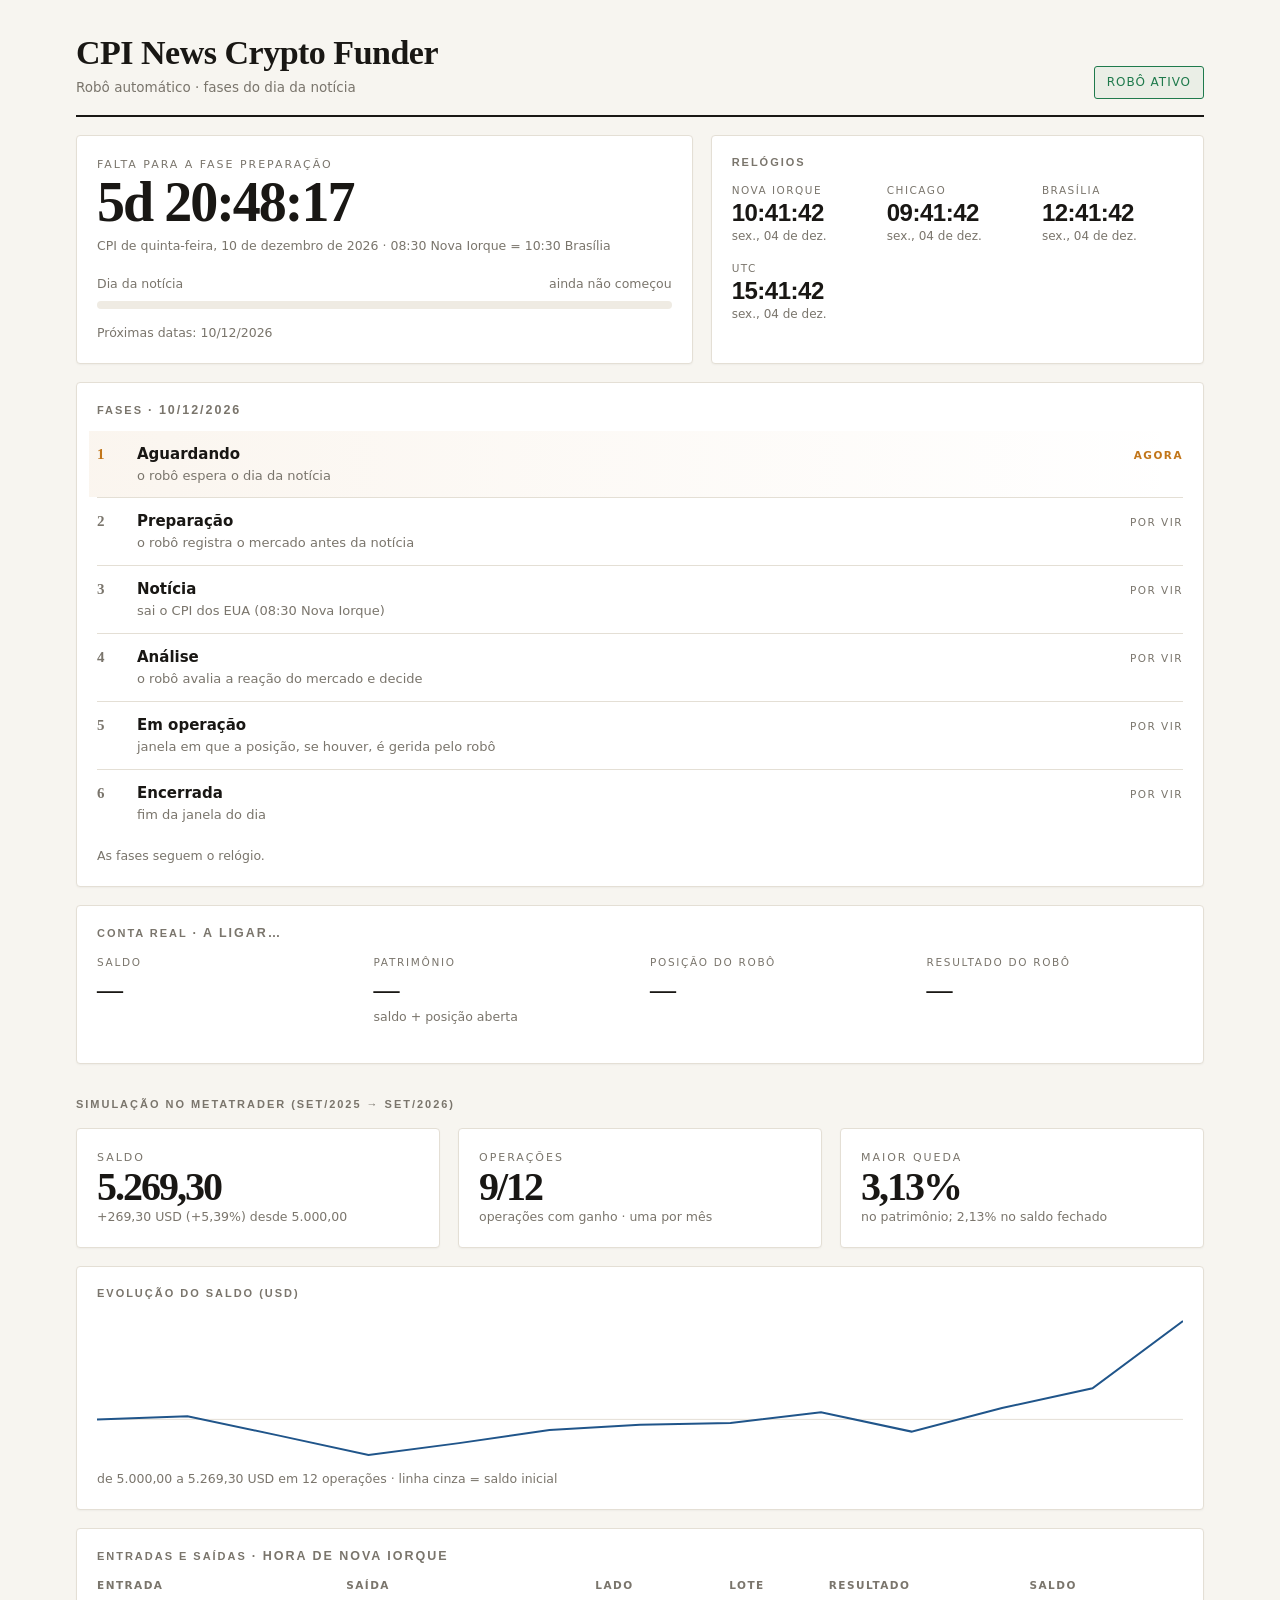
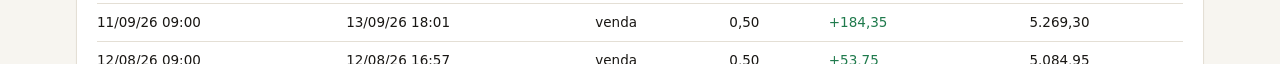
<file: index.html>
<!doctype html><html lang="pt"><head><meta charset="utf-8"><title>Robôs</title>
<meta http-equiv="refresh" content="0; url=cpi-news/"></head>
<body style="background:#F7F5F0"><a href="cpi-news/">CPI News</a></body></html>
</file>
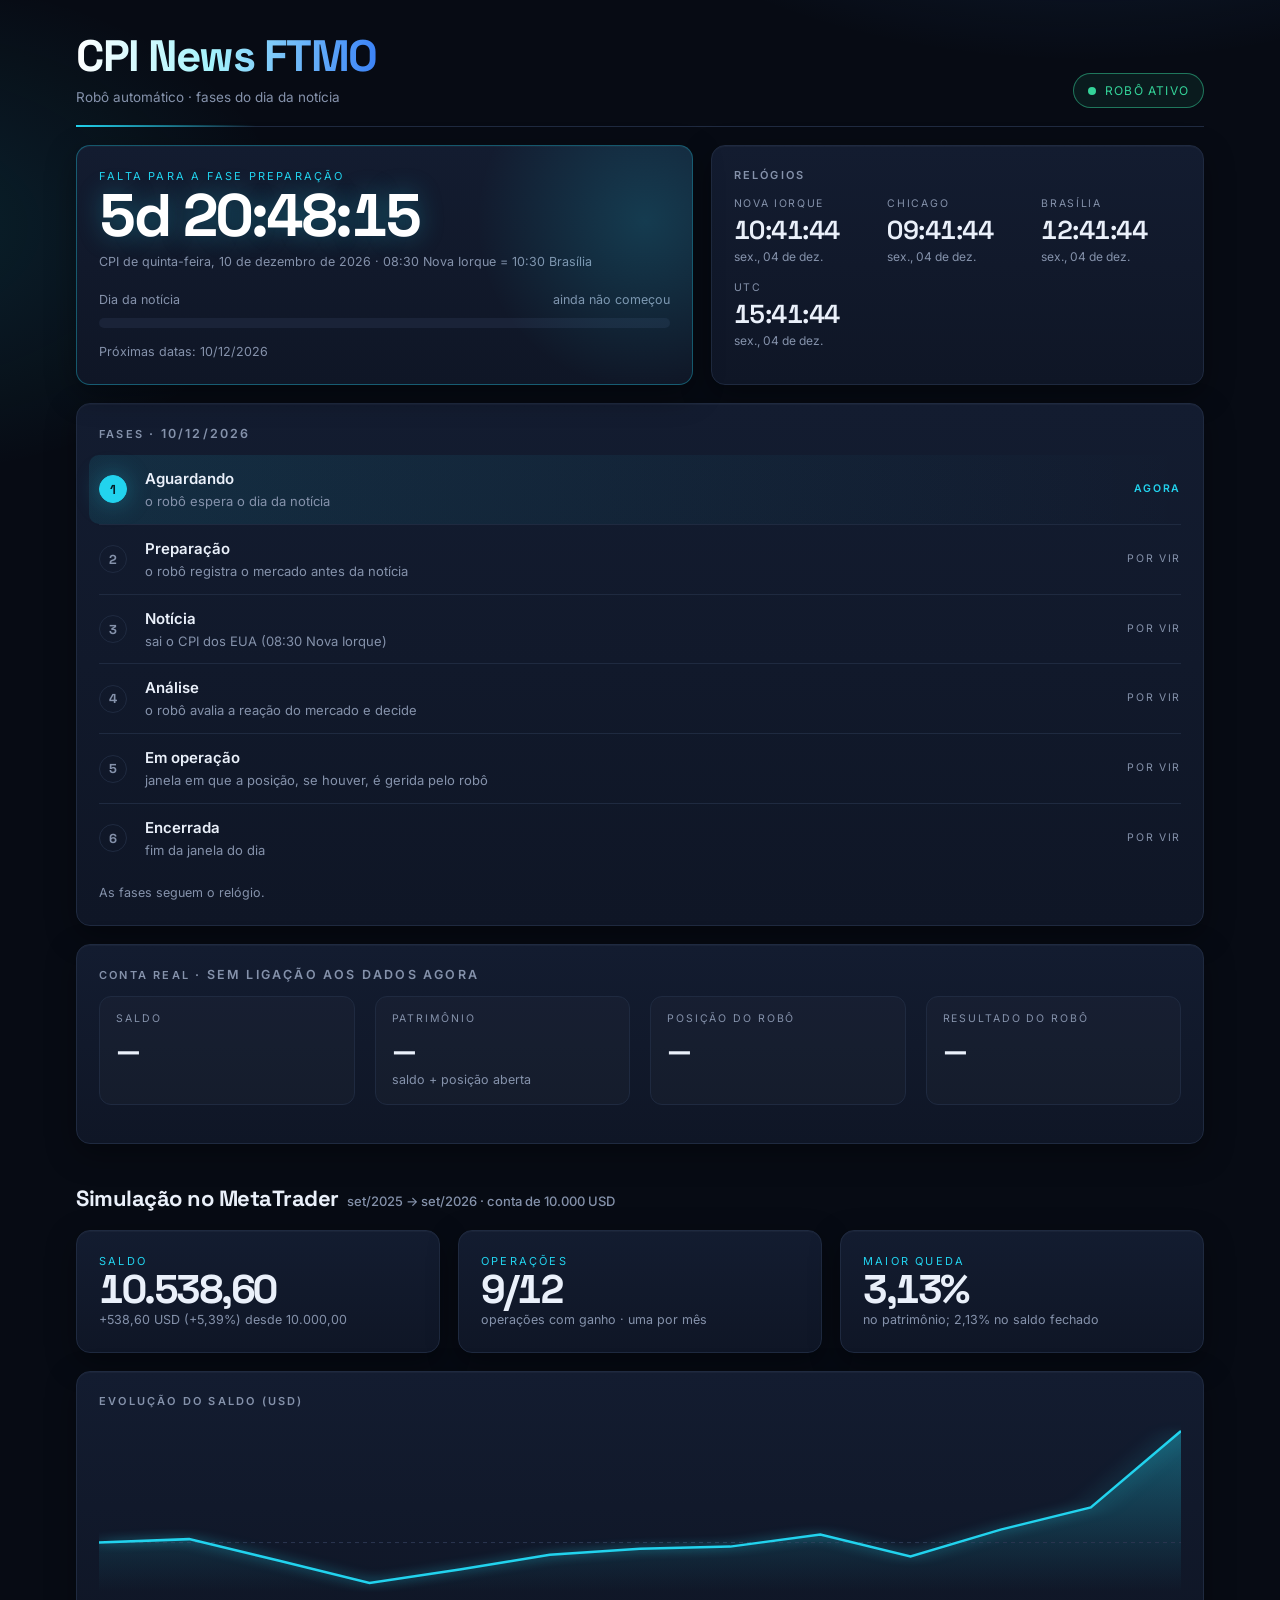
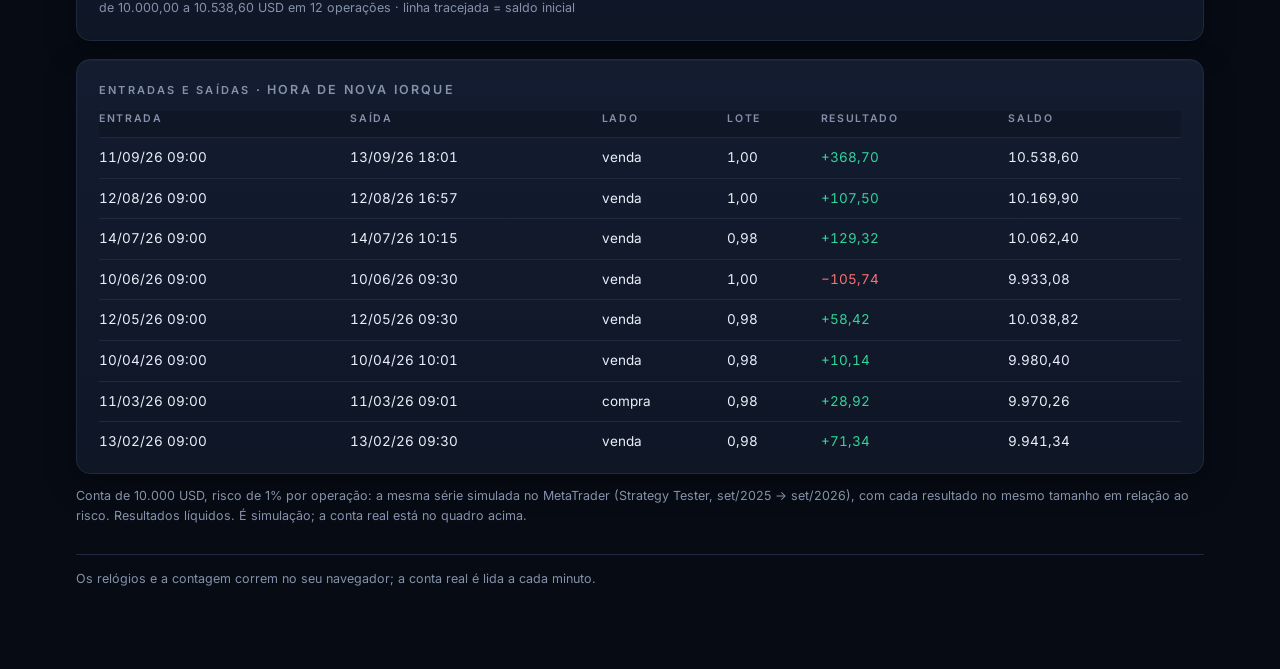
<file: cpi-news-ftmo/index.html>
<!doctype html>
<html lang="pt">
<head>
<meta charset="utf-8">
<meta name="viewport" content="width=device-width, initial-scale=1">
<meta name="theme-color" content="#070B14">
<title>CPI News FTMO</title>
<link rel="preconnect" href="https://fonts.googleapis.com">
<link href="https://fonts.googleapis.com/css2?family=Space+Grotesk:wght@500;600;700&family=Inter:wght@400;500;600&display=swap" rel="stylesheet">
<link rel="stylesheet" href="estilo.css">
</head>
<body>
<div class="env">

  <div class="cab">
    <div>
      <h1>CPI News FTMO</h1>
      <div class="sub">Robô automático · fases do dia da notícia</div>
    </div>
    <div class="selo-saude">Robô ativo</div>
  </div>

  <div class="gr g2">
    <div class="cx heroi">
      <div class="rot" id="conta-rot">—</div>
      <div class="conta-n" id="conta">—</div>
      <div class="sub" id="conta-quando" style="margin-top:6px"></div>
      <div style="margin-top:18px">
        <div style="display:flex;justify-content:space-between" class="sub">
          <span>Dia da notícia</span><span id="barra-lado"></span></div>
        <div class="barra o"><i id="barra-dia" style="width:0%"></i></div>
      </div>
      <div class="sub" style="margin-top:14px" id="proximos"></div>
    </div>
    <div class="cx">
      <h2>Relógios</h2>
      <div class="rel" id="relogios"></div>
    </div>
  </div>

  <div class="gr">
    <div class="cx larga">
      <h2>Fases <span class="sub" id="etapas-dia"></span></h2>
      <div id="etapas"></div>
      <div class="sub" style="margin-top:10px">As fases seguem o relógio.</div>
    </div>
  </div>

  <div class="gr">
    <div class="cx larga">
      <h2>Conta real <span class="sub" id="r-estado">· a ligar…</span></h2>
      <div class="dinh">
        <div><div class="k">Saldo</div><div class="n" id="r-saldo">—</div><div class="u" id="r-saldo-u"></div></div>
        <div><div class="k">Patrimônio</div><div class="n" id="r-patr">—</div><div class="u">saldo + posição aberta</div></div>
        <div><div class="k">Posição do robô</div><div class="n" id="r-pos">—</div><div class="u" id="r-pos-u"></div></div>
        <div><div class="k">Resultado do robô</div><div class="n" id="r-acum">—</div><div class="u" id="r-acum-u"></div></div>
      </div>
      <div class="rolo" style="margin-top:16px"><table id="r-ops"></table></div>
    </div>
  </div>

  <div class="secao">Simulação no MetaTrader<span>set/2025 → set/2026 · conta de 10.000 USD</span></div>

  <div class="gr g3">
    <div class="cx"><div class="rot">Saldo</div><div class="conta-n" id="c-saldo" style="font-size:40px">—</div><div class="sub" id="c-saldo-o"></div></div>
    <div class="cx"><div class="rot">Operações</div><div class="conta-n" id="c-ops" style="font-size:40px">—</div><div class="sub" id="c-ops-o"></div></div>
    <div class="cx"><div class="rot">Maior queda</div><div class="conta-n" id="c-dd" style="font-size:40px">—</div><div class="sub" id="c-dd-o"></div></div>
  </div>

  <div class="gr">
    <div class="cx larga">
      <h2>Evolução do saldo (USD)</h2>
      <svg class="graf" id="graf" viewBox="0 0 300 150" preserveAspectRatio="none"></svg>
      <div class="sub" id="graf-nota" style="margin-top:6px"></div>
    </div>
    <div class="cx larga">
      <h2>Entradas e saídas <span class="sub">· hora de Nova Iorque</span></h2>
      <div class="rolo"><table id="ops"></table></div>
    </div>
  </div>

  <div class="sub" style="margin-top:12px">Conta de 10.000 USD, risco de 1% por operação: a mesma série simulada no MetaTrader (Strategy Tester, set/2025 → set/2026), com cada resultado no mesmo tamanho em relação ao risco. Resultados líquidos. É simulação; a conta real está no quadro acima.</div>

  <div class="rodape">Os relógios e a contagem correm no seu navegador; a conta real é lida a cada minuto.</div>
</div>

<script src="conta.js"></script>
<script>
const el = id => document.getElementById(id);
const NY = 'America/New_York';
const DIAS = ['2026-10-14', '2026-11-10', '2026-12-10'];
const dataBR = s => s.slice(8,10)+'/'+s.slice(5,7)+'/'+s.slice(0,4);

function nyMs(dia, hh, mm){
  const [y,m,d] = dia.split('-').map(Number);
  let t = Date.UTC(y, m-1, d, hh, mm);
  for (let i=0;i<2;i++){
    const p = Object.fromEntries(new Intl.DateTimeFormat('en-US',{timeZone:NY,hourCycle:'h23',
      year:'numeric',month:'2-digit',day:'2-digit',hour:'2-digit',minute:'2-digit'}).formatToParts(new Date(t))
      .map(x=>[x.type,x.value]));
    t += Date.UTC(y, m-1, d, hh, mm) - Date.UTC(+p.year, +p.month-1, +p.day, +p.hour, +p.minute);
  }
  return t;
}
const sexta = dia => new Date(dia+'T12:00:00Z').getUTCDay() === 5;
function marcos(dia){
  const nt = nyMs(dia,8,30), min = 60e3;
  return {ini:nt-60*min, nt, an:nt+30*min, op:nt+45*min, fim: sexta(dia) ? nyMs(dia,16,50) : nyMs(dia,21,0)};
}
function dur(ms){
  let s = Math.max(0, Math.floor(ms/1000));
  const d=Math.floor(s/86400), h=Math.floor(s%86400/3600), m=Math.floor(s%3600/60), x=s%60;
  const p=n=>String(n).padStart(2,'0');
  return d>0 ? `${d}d ${p(h)}:${p(m)}:${p(x)}` : `${p(h)}:${p(m)}:${p(x)}`;
}
const fmt = (ms, fuso, opt) => new Intl.DateTimeFormat('pt-BR',Object.assign({timeZone:fuso},opt)).format(new Date(ms));

const RELOGIOS = [['Nova Iorque',NY],['Chicago','America/Chicago'],['Brasília','America/Sao_Paulo'],['UTC','UTC']];
function pintaRelogios(agora){
  el('relogios').innerHTML = RELOGIOS.map(([nome,f]) =>
    `<div><div class="c">${nome}</div><div class="h">${fmt(agora,f,{hour:'2-digit',minute:'2-digit',second:'2-digit',hour12:false})}</div>`
    + `<div class="d">${fmt(agora,f,{weekday:'short',day:'2-digit',month:'short'})}</div></div>`).join('');
}

function pinta(){
  const agora = Date.now();
  pintaRelogios(agora);
  const dia = DIAS.find(d => marcos(d).fim > agora);
  if (!dia){
    el('conta-rot').textContent = 'Sem notícia marcada'; el('conta').textContent = '—';
    el('conta-quando').textContent = 'O calendário de 2027 ainda não foi publicado.';
    el('etapas').innerHTML = ''; return;
  }
  const M = marcos(dia);
  const F = [
    ['Aguardando', 'o robô espera o dia da notícia', null, M.ini],
    ['Preparação', 'o robô registra o mercado antes da notícia', M.ini, M.nt],
    ['Notícia', 'sai o CPI dos EUA (08:30 Nova Iorque)', M.nt, M.an],
    ['Análise', 'o robô avalia a reação do mercado e decide', M.an, M.op],
    ['Em operação', 'janela em que a posição, se houver, é gerida pelo robô', M.op, M.fim],
    ['Encerrada', 'fim da janela do dia', M.fim, null],
  ];
  const i = F.findIndex(([, , ini, fim]) => (ini===null || agora >= ini) && (fim===null || agora < fim));
  const prox = F[i+1];
  el('conta-rot').textContent = prox ? 'Falta para a fase ' + prox[0] : 'Dia encerrado';
  el('conta').textContent = prox ? dur(prox[2] - agora) : '—';
  el('conta-quando').textContent = 'CPI de ' + fmt(nyMs(dia,12,0), NY, {weekday:'long',day:'2-digit',month:'long',year:'numeric'})
    + ' · 08:30 Nova Iorque = ' + fmt(M.nt,'America/Sao_Paulo',{hour:'2-digit',minute:'2-digit'}) + ' Brasília';
  const pct = Math.min(100, Math.max(0, (agora - M.ini)/(M.fim - M.ini)*100));
  el('barra-dia').style.width = pct + '%';
  el('barra-lado').textContent = pct>0 ? Math.round(pct)+'%' : 'ainda não começou';
  el('proximos').textContent = 'Próximas datas: ' + DIAS.filter(d => marcos(d).fim > agora).map(dataBR).join(' · ');
  el('etapas-dia').textContent = '· ' + dataBR(dia);
  el('etapas').innerHTML = F.map(([n,det],k) => {
    const cls = k<i ? 'et-feito' : k===i ? 'et-agora' : '';
    const selo = k<i ? 'feito' : k===i ? 'agora' : 'por vir';
    return `<div class="etapa ${cls}"><div class="nu">${k+1}</div><div><div class="nome">${n}</div><div class="det">${det}</div></div><div class="selo">${selo}</div></div>`;
  }).join('');
}

// ------------------------------------------------ conta
(function(){
  const C = CONTA, O = C.ops, fim = O[O.length-1].saldo, luc = fim - C.inicial;
  const n2 = v => (+v).toLocaleString('pt-BR',{minimumFractionDigits:2,maximumFractionDigits:2});
  const sg = v => (v>0?'+':v<0?'−':'') + n2(Math.abs(v));
  const cls = v => v>0 ? 'pos' : v<0 ? 'neg' : '';
  const br = s => s.slice(8,10)+'/'+s.slice(5,7)+'/'+s.slice(2,4);
  const ganhas = O.filter(o => o.usd > 0).length;
  el('c-saldo').textContent = n2(fim);
  el('c-saldo-o').textContent = `${sg(luc)} USD (${sg(luc/C.inicial*100)}%) desde ${n2(C.inicial)}`;
  el('c-ops').textContent = `${ganhas}/${O.length}`;
  el('c-ops-o').textContent = `operações com ganho · uma por mês`;
  el('c-dd').textContent = n2(C.dd_patrimonio).replace(/,?0+$/,'') + '%';
  el('c-dd-o').textContent = `no patrimônio; ${n2(C.dd_saldo)}% no saldo fechado`;

  const pts = [C.inicial].concat(O.map(o => o.saldo));
  const mn = Math.min(...pts), mx = Math.max(...pts), W=300, H=150, pad=8;
  const x = i => i/(pts.length-1)*W, y = v => H-pad - (v-mn)/(mx-mn||1)*(H-2*pad);
  const linha = pts.map((v,i)=>x(i)+','+y(v)).join(' ');
  el('graf').innerHTML = `<defs><linearGradient id="ar" x1="0" y1="0" x2="0" y2="1"><stop offset="0" stop-color="#22D3EE" stop-opacity=".35"/><stop offset="1" stop-color="#22D3EE" stop-opacity="0"/></linearGradient></defs>`
    + `<polygon fill="url(#ar)" points="0,${H} ${linha} ${W},${H}"/>`
    + `<line x1="0" x2="${W}" y1="${y(C.inicial)}" y2="${y(C.inicial)}" stroke="#2A3650" stroke-width="1" stroke-dasharray="4 4" vector-effect="non-scaling-stroke"/>`
    + `<polyline fill="none" stroke="#22D3EE" stroke-width="2.5" vector-effect="non-scaling-stroke" style="filter:drop-shadow(0 0 4px rgba(34,211,238,.7))" points="${linha}"/>`;
  el('graf-nota').textContent = `de ${n2(C.inicial)} a ${n2(fim)} USD em ${O.length} operações · linha tracejada = saldo inicial`;

  el('ops').innerHTML = '<tr><th>Entrada</th><th>Saída</th><th>Lado</th><th>Lote</th><th>Resultado</th><th>Saldo</th></tr>'
    + O.slice().reverse().map(o => `<tr><td>${br(o.ent)} ${o.ent.slice(11)}</td><td>${br(o.sai)} ${o.sai.slice(11)}</td><td>${o.lado}</td>`
      + `<td>${n2(o.lote)}</td><td class="${cls(o.usd)}">${sg(o.usd)}</td><td>${n2(o.saldo)}</td></tr>`).join('')
    + '<tr><td colspan="6" class="sub" style="white-space:normal">11/09/2026: na simulação a posição ficou aberta no fim de semana e o ganho saiu maior do que o normal. A versão atual do robô fecha antes do fim de semana.</td></tr>';
})();

// ------------------------------------------------ conta real (vigia na VPS -> MySQL -> Railway)
const URL_CONTA = 'https://dados-cpi-conta-production.up.railway.app/conta-ftmo.json';
async function contaReal(){
  const n2 = v => (+v).toLocaleString('pt-BR',{minimumFractionDigits:2,maximumFractionDigits:2});
  const sg = v => (v>0?'+':v<0?'−':'') + n2(Math.abs(v));
  const cls = v => v>0 ? 'pos' : v<0 ? 'neg' : '';
  const br = s => s.slice(8,10)+'/'+s.slice(5,7)+'/'+s.slice(2,4)+' '+s.slice(11);
  let d;
  try { d = await (await fetch(URL_CONTA, {cache:'no-store'})).json(); }
  catch(e){ el('r-estado').textContent = '· sem ligação aos dados agora'; return; }
  if (d.erro){ el('r-estado').textContent = '· aguardando o primeiro sinal do vigia'; return; }
  const idade = (Date.now() - Date.parse(d.atualizado_utc))/60000;
  el('r-estado').textContent = idade < 10
    ? `· ao vivo, atualizado há ${Math.max(0,Math.round(idade))} min`
    : `· vigia sem sinal desde ${fmt(Date.parse(d.atualizado_utc),'America/Sao_Paulo',{day:'2-digit',month:'2-digit',hour:'2-digit',minute:'2-digit'})} (Brasília)`;
  el('r-saldo').textContent = n2(d.saldo); el('r-saldo-u').textContent = d.moeda + ' · a conta inteira';
  el('r-patr').textContent = n2(d.patrimonio);
  if (d.aberta){
    el('r-pos').innerHTML = `<span class="${cls(d.aberta.usd)}">${sg(d.aberta.usd)}</span>`;
    el('r-pos-u').textContent = `${d.aberta.lado} ${n2(d.aberta.lote)} lote desde ${d.aberta.ent.slice(11)} NY`;
  } else { el('r-pos').textContent = 'nenhuma'; el('r-pos-u').textContent = 'fora do dia da notícia, é o normal'; }
  const acum = d.ops.reduce((a,o)=>a+o.usd,0), g = d.ops.filter(o=>o.usd>0).length;
  el('r-acum').innerHTML = d.ops.length ? `<span class="${cls(acum)}">${sg(acum)}</span>` : '—';
  el('r-acum-u').textContent = d.ops.length ? `${g} de ${d.ops.length} com ganho, desde 09/11/2026` : 'ainda sem operação fechada';
  el('r-ops').innerHTML = d.ops.length
    ? '<tr><th>Entrada (NY)</th><th>Saída (NY)</th><th>Lado</th><th>Lote</th><th>Resultado</th></tr>'
      + d.ops.slice().reverse().map(o => `<tr><td>${br(o.ent)}</td><td>${br(o.sai)}</td><td>${o.lado}</td><td>${n2(o.lote)}</td><td class="${cls(o.usd)}">${sg(o.usd)}</td></tr>`).join('')
    : '';
}
contaReal(); setInterval(contaReal, 60000);
pinta(); setInterval(pinta, 1000);
</script>
</body>
</html>
</file>
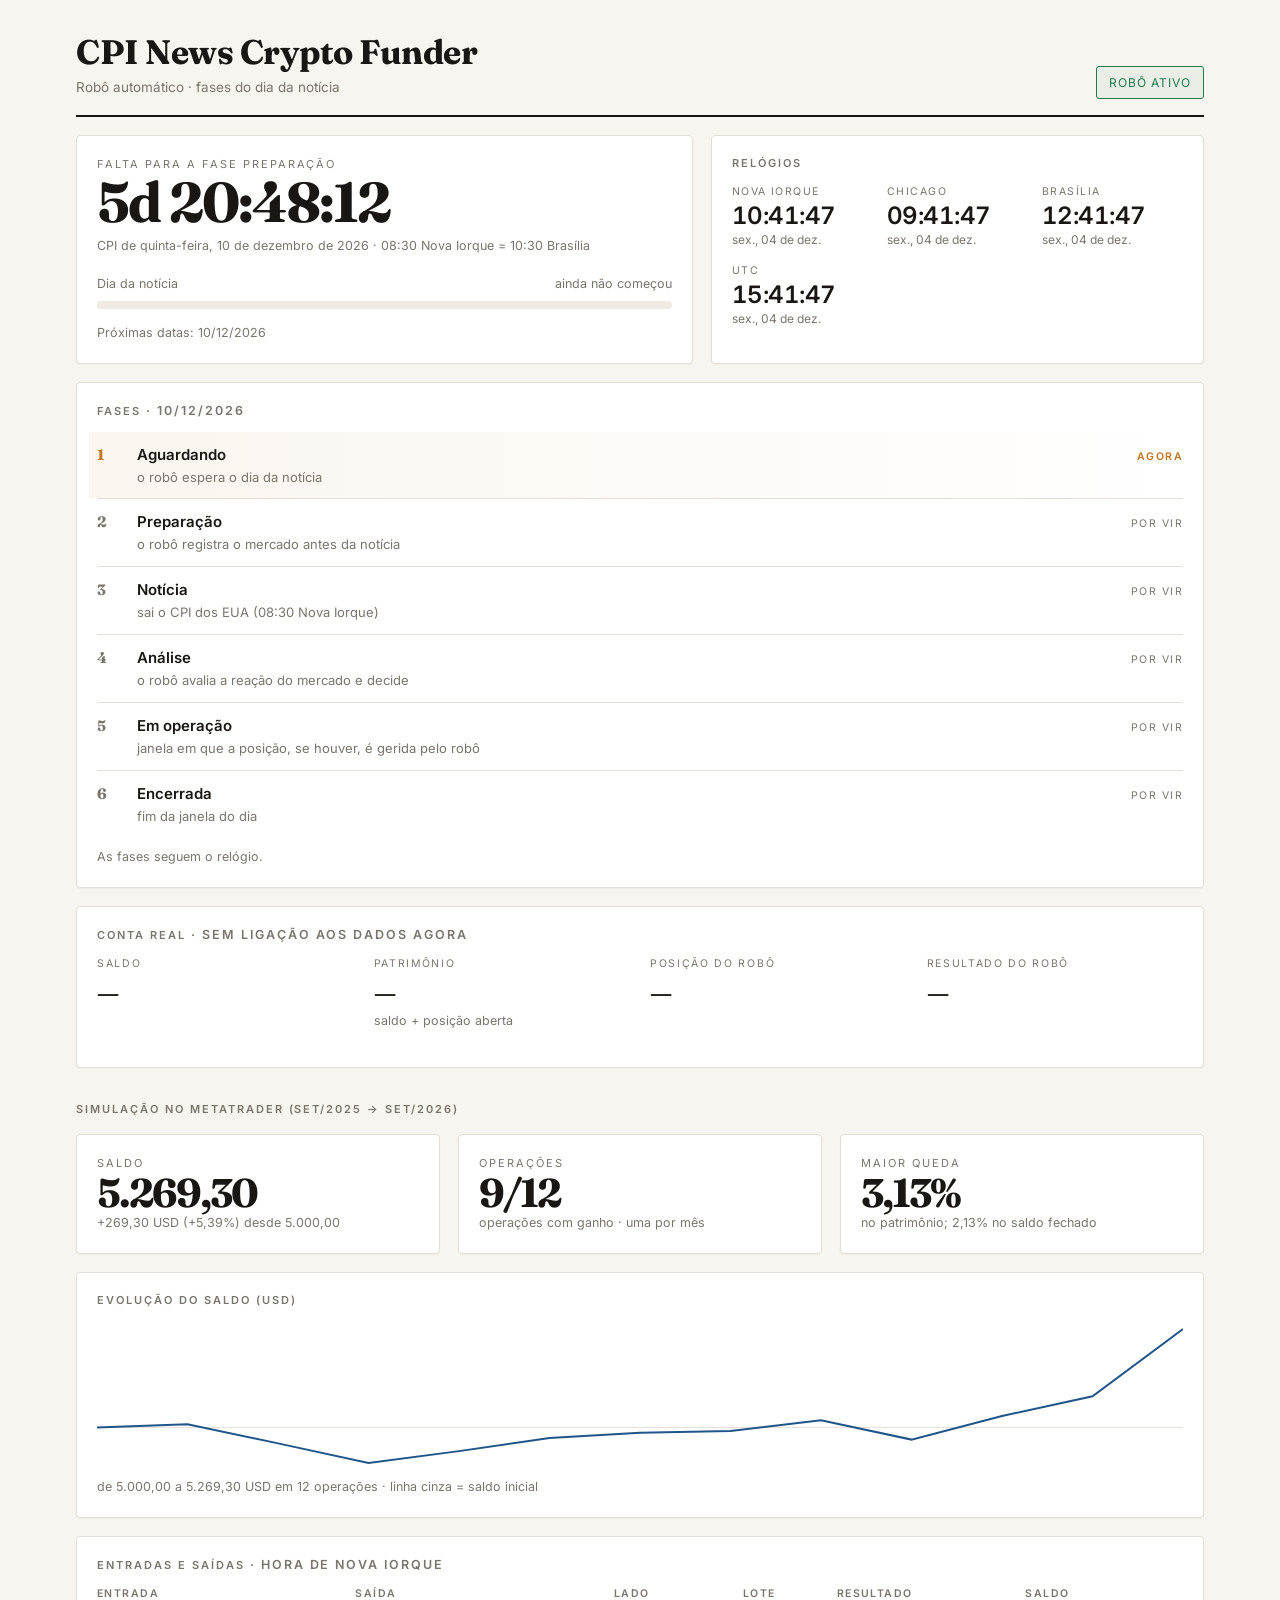
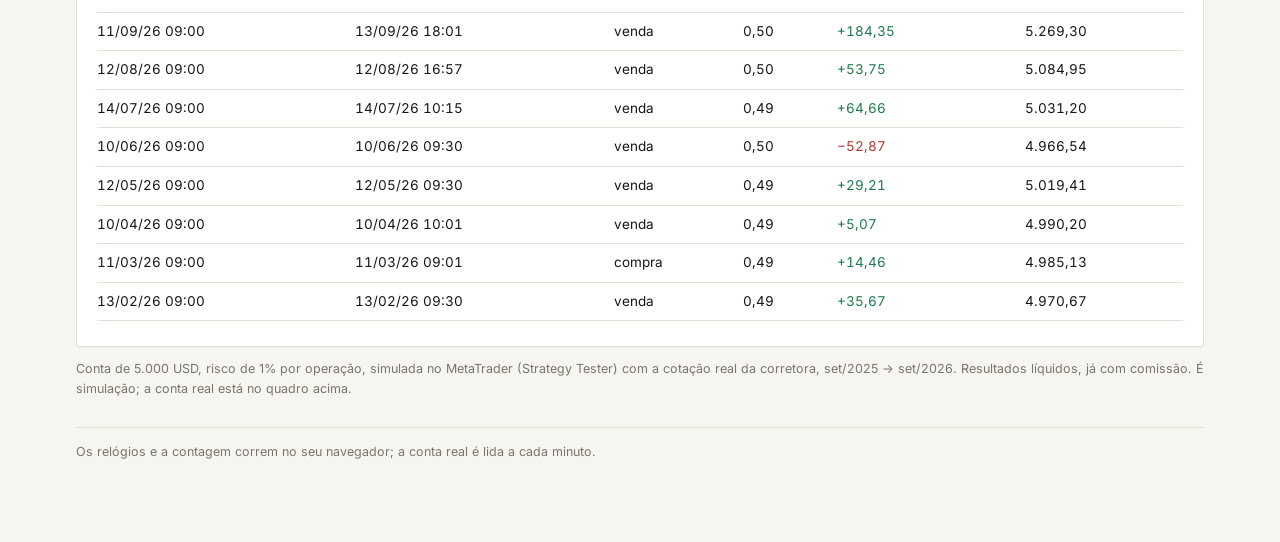
<file: cpi-news/index.html>
<!doctype html>
<html lang="pt">
<head>
<meta charset="utf-8">
<meta name="viewport" content="width=device-width, initial-scale=1">
<title>CPI News Crypto Funder</title>
<link rel="preconnect" href="https://fonts.googleapis.com">
<link href="https://fonts.googleapis.com/css2?family=Fraunces:opsz,wght@9..144,600;9..144,700&family=Inter:wght@400;500;600&display=swap" rel="stylesheet">
<link rel="stylesheet" href="estilo.css">
</head>
<body>
<div class="env">

  <div class="cab">
    <div>
      <h1>CPI News Crypto Funder</h1>
      <div class="sub">Robô automático · fases do dia da notícia</div>
    </div>
    <div class="selo-saude">Robô ativo</div>
  </div>

  <div class="gr g2">
    <div class="cx">
      <div class="rot" id="conta-rot">—</div>
      <div class="conta-n" id="conta">—</div>
      <div class="sub" id="conta-quando" style="margin-top:6px"></div>
      <div style="margin-top:18px">
        <div style="display:flex;justify-content:space-between" class="sub">
          <span>Dia da notícia</span><span id="barra-lado"></span></div>
        <div class="barra o"><i id="barra-dia" style="width:0%"></i></div>
      </div>
      <div class="sub" style="margin-top:14px" id="proximos"></div>
    </div>
    <div class="cx">
      <h2>Relógios</h2>
      <div class="rel" id="relogios"></div>
    </div>
  </div>

  <div class="gr">
    <div class="cx larga">
      <h2>Fases <span class="sub" id="etapas-dia"></span></h2>
      <div id="etapas"></div>
      <div class="sub" style="margin-top:10px">As fases seguem o relógio.</div>
    </div>
  </div>

  <div class="gr">
    <div class="cx larga">
      <h2>Conta real <span class="sub" id="r-estado">· a ligar…</span></h2>
      <div class="dinh">
        <div><div class="k">Saldo</div><div class="n" id="r-saldo">—</div><div class="u" id="r-saldo-u"></div></div>
        <div><div class="k">Patrimônio</div><div class="n" id="r-patr">—</div><div class="u">saldo + posição aberta</div></div>
        <div><div class="k">Posição do robô</div><div class="n" id="r-pos">—</div><div class="u" id="r-pos-u"></div></div>
        <div><div class="k">Resultado do robô</div><div class="n" id="r-acum">—</div><div class="u" id="r-acum-u"></div></div>
      </div>
      <div class="rolo" style="margin-top:16px"><table id="r-ops"></table></div>
    </div>
  </div>

  <h2 style="margin:34px 0 0">Simulação no MetaTrader (set/2025 → set/2026)</h2>

  <div class="gr g3">
    <div class="cx"><div class="rot">Saldo</div><div class="conta-n" id="c-saldo" style="font-size:40px">—</div><div class="sub" id="c-saldo-o"></div></div>
    <div class="cx"><div class="rot">Operações</div><div class="conta-n" id="c-ops" style="font-size:40px">—</div><div class="sub" id="c-ops-o"></div></div>
    <div class="cx"><div class="rot">Maior queda</div><div class="conta-n" id="c-dd" style="font-size:40px">—</div><div class="sub" id="c-dd-o"></div></div>
  </div>

  <div class="gr">
    <div class="cx larga">
      <h2>Evolução do saldo (USD)</h2>
      <svg class="graf" id="graf" viewBox="0 0 300 150" preserveAspectRatio="none"></svg>
      <div class="sub" id="graf-nota" style="margin-top:6px"></div>
    </div>
    <div class="cx larga">
      <h2>Entradas e saídas <span class="sub">· hora de Nova Iorque</span></h2>
      <div class="rolo"><table id="ops"></table></div>
    </div>
  </div>

  <div class="sub" style="margin-top:12px">Conta de 5.000 USD, risco de 1% por operação, simulada no MetaTrader (Strategy Tester) com a cotação real da corretora, set/2025 → set/2026. Resultados líquidos, já com comissão. É simulação; a conta real está no quadro acima.</div>

  <div class="rodape">Os relógios e a contagem correm no seu navegador; a conta real é lida a cada minuto.</div>
</div>

<script src="conta.js"></script>
<script>
const el = id => document.getElementById(id);
const NY = 'America/New_York';
const DIAS = ['2026-10-14', '2026-11-10', '2026-12-10'];
const dataBR = s => s.slice(8,10)+'/'+s.slice(5,7)+'/'+s.slice(0,4);

function nyMs(dia, hh, mm){
  const [y,m,d] = dia.split('-').map(Number);
  let t = Date.UTC(y, m-1, d, hh, mm);
  for (let i=0;i<2;i++){
    const p = Object.fromEntries(new Intl.DateTimeFormat('en-US',{timeZone:NY,hourCycle:'h23',
      year:'numeric',month:'2-digit',day:'2-digit',hour:'2-digit',minute:'2-digit'}).formatToParts(new Date(t))
      .map(x=>[x.type,x.value]));
    t += Date.UTC(y, m-1, d, hh, mm) - Date.UTC(+p.year, +p.month-1, +p.day, +p.hour, +p.minute);
  }
  return t;
}
const sexta = dia => new Date(dia+'T12:00:00Z').getUTCDay() === 5;
function marcos(dia){
  const nt = nyMs(dia,8,30), min = 60e3;
  return {ini:nt-60*min, nt, an:nt+30*min, op:nt+45*min, fim: sexta(dia) ? nyMs(dia,16,50) : nyMs(dia,21,0)};
}
function dur(ms){
  let s = Math.max(0, Math.floor(ms/1000));
  const d=Math.floor(s/86400), h=Math.floor(s%86400/3600), m=Math.floor(s%3600/60), x=s%60;
  const p=n=>String(n).padStart(2,'0');
  return d>0 ? `${d}d ${p(h)}:${p(m)}:${p(x)}` : `${p(h)}:${p(m)}:${p(x)}`;
}
const fmt = (ms, fuso, opt) => new Intl.DateTimeFormat('pt-BR',Object.assign({timeZone:fuso},opt)).format(new Date(ms));

const RELOGIOS = [['Nova Iorque',NY],['Chicago','America/Chicago'],['Brasília','America/Sao_Paulo'],['UTC','UTC']];
function pintaRelogios(agora){
  el('relogios').innerHTML = RELOGIOS.map(([nome,f]) =>
    `<div><div class="c">${nome}</div><div class="h">${fmt(agora,f,{hour:'2-digit',minute:'2-digit',second:'2-digit',hour12:false})}</div>`
    + `<div class="d">${fmt(agora,f,{weekday:'short',day:'2-digit',month:'short'})}</div></div>`).join('');
}

function pinta(){
  const agora = Date.now();
  pintaRelogios(agora);
  const dia = DIAS.find(d => marcos(d).fim > agora);
  if (!dia){
    el('conta-rot').textContent = 'Sem notícia marcada'; el('conta').textContent = '—';
    el('conta-quando').textContent = 'O calendário de 2027 ainda não foi publicado.';
    el('etapas').innerHTML = ''; return;
  }
  const M = marcos(dia);
  const F = [
    ['Aguardando', 'o robô espera o dia da notícia', null, M.ini],
    ['Preparação', 'o robô registra o mercado antes da notícia', M.ini, M.nt],
    ['Notícia', 'sai o CPI dos EUA (08:30 Nova Iorque)', M.nt, M.an],
    ['Análise', 'o robô avalia a reação do mercado e decide', M.an, M.op],
    ['Em operação', 'janela em que a posição, se houver, é gerida pelo robô', M.op, M.fim],
    ['Encerrada', 'fim da janela do dia', M.fim, null],
  ];
  const i = F.findIndex(([, , ini, fim]) => (ini===null || agora >= ini) && (fim===null || agora < fim));
  const prox = F[i+1];
  el('conta-rot').textContent = prox ? 'Falta para a fase ' + prox[0] : 'Dia encerrado';
  el('conta').textContent = prox ? dur(prox[2] - agora) : '—';
  el('conta-quando').textContent = 'CPI de ' + fmt(nyMs(dia,12,0), NY, {weekday:'long',day:'2-digit',month:'long',year:'numeric'})
    + ' · 08:30 Nova Iorque = ' + fmt(M.nt,'America/Sao_Paulo',{hour:'2-digit',minute:'2-digit'}) + ' Brasília';
  const pct = Math.min(100, Math.max(0, (agora - M.ini)/(M.fim - M.ini)*100));
  el('barra-dia').style.width = pct + '%';
  el('barra-lado').textContent = pct>0 ? Math.round(pct)+'%' : 'ainda não começou';
  el('proximos').textContent = 'Próximas datas: ' + DIAS.filter(d => marcos(d).fim > agora).map(dataBR).join(' · ');
  el('etapas-dia').textContent = '· ' + dataBR(dia);
  el('etapas').innerHTML = F.map(([n,det],k) => {
    const cls = k<i ? 'et-feito' : k===i ? 'et-agora' : '';
    const selo = k<i ? 'feito' : k===i ? 'agora' : 'por vir';
    return `<div class="etapa ${cls}"><div class="nu">${k+1}</div><div><div class="nome">${n}</div><div class="det">${det}</div></div><div class="selo">${selo}</div></div>`;
  }).join('');
}

// ------------------------------------------------ conta
(function(){
  const C = CONTA, O = C.ops, fim = O[O.length-1].saldo, luc = fim - C.inicial;
  const n2 = v => (+v).toLocaleString('pt-BR',{minimumFractionDigits:2,maximumFractionDigits:2});
  const sg = v => (v>0?'+':v<0?'−':'') + n2(Math.abs(v));
  const cls = v => v>0 ? 'pos' : v<0 ? 'neg' : '';
  const br = s => s.slice(8,10)+'/'+s.slice(5,7)+'/'+s.slice(2,4);
  const ganhas = O.filter(o => o.usd > 0).length;
  el('c-saldo').textContent = n2(fim);
  el('c-saldo-o').textContent = `${sg(luc)} USD (${sg(luc/C.inicial*100)}%) desde ${n2(C.inicial)}`;
  el('c-ops').textContent = `${ganhas}/${O.length}`;
  el('c-ops-o').textContent = `operações com ganho · uma por mês`;
  el('c-dd').textContent = n2(C.dd_patrimonio).replace(/,?0+$/,'') + '%';
  el('c-dd-o').textContent = `no patrimônio; ${n2(C.dd_saldo)}% no saldo fechado`;

  const pts = [C.inicial].concat(O.map(o => o.saldo));
  const mn = Math.min(...pts), mx = Math.max(...pts), W=300, H=150, pad=8;
  const x = i => i/(pts.length-1)*W, y = v => H-pad - (v-mn)/(mx-mn||1)*(H-2*pad);
  el('graf').innerHTML = `<line x1="0" x2="${W}" y1="${y(C.inicial)}" y2="${y(C.inicial)}" stroke="#E4DFD5" stroke-width="1" vector-effect="non-scaling-stroke"/>`
    + `<polyline fill="none" stroke="#20558A" stroke-width="2" vector-effect="non-scaling-stroke" points="${pts.map((v,i)=>x(i)+','+y(v)).join(' ')}"/>`;
  el('graf-nota').textContent = `de ${n2(C.inicial)} a ${n2(fim)} USD em ${O.length} operações · linha cinza = saldo inicial`;

  el('ops').innerHTML = '<tr><th>Entrada</th><th>Saída</th><th>Lado</th><th>Lote</th><th>Resultado</th><th>Saldo</th></tr>'
    + O.slice().reverse().map(o => `<tr><td>${br(o.ent)} ${o.ent.slice(11)}</td><td>${br(o.sai)} ${o.sai.slice(11)}</td><td>${o.lado}</td>`
      + `<td>${n2(o.lote)}</td><td class="${cls(o.usd)}">${sg(o.usd)}</td><td>${n2(o.saldo)}</td></tr>`).join('')
    + '<tr><td colspan="6" class="sub" style="white-space:normal">11/09/2026: na simulação a posição ficou aberta no fim de semana e o ganho saiu maior do que o normal. A versão atual do robô fecha antes do fim de semana.</td></tr>';
})();

// ------------------------------------------------ conta real (vigia na VPS -> MySQL -> Railway)
const URL_CONTA = 'https://dados-cpi-conta-production.up.railway.app/conta.json';
async function contaReal(){
  const n2 = v => (+v).toLocaleString('pt-BR',{minimumFractionDigits:2,maximumFractionDigits:2});
  const sg = v => (v>0?'+':v<0?'−':'') + n2(Math.abs(v));
  const cls = v => v>0 ? 'pos' : v<0 ? 'neg' : '';
  const br = s => s.slice(8,10)+'/'+s.slice(5,7)+'/'+s.slice(2,4)+' '+s.slice(11);
  let d;
  try { d = await (await fetch(URL_CONTA, {cache:'no-store'})).json(); }
  catch(e){ el('r-estado').textContent = '· sem ligação aos dados agora'; return; }
  if (d.erro){ el('r-estado').textContent = '· aguardando o primeiro sinal do vigia'; return; }
  const idade = (Date.now() - Date.parse(d.atualizado_utc))/60000;
  el('r-estado').textContent = idade < 10
    ? `· ao vivo, atualizado há ${Math.max(0,Math.round(idade))} min`
    : `· vigia sem sinal desde ${fmt(Date.parse(d.atualizado_utc),'America/Sao_Paulo',{day:'2-digit',month:'2-digit',hour:'2-digit',minute:'2-digit'})} (Brasília)`;
  el('r-saldo').textContent = n2(d.saldo); el('r-saldo-u').textContent = d.moeda + ' · a conta inteira';
  el('r-patr').textContent = n2(d.patrimonio);
  if (d.aberta){
    el('r-pos').innerHTML = `<span class="${cls(d.aberta.usd)}">${sg(d.aberta.usd)}</span>`;
    el('r-pos-u').textContent = `${d.aberta.lado} ${n2(d.aberta.lote)} lote desde ${d.aberta.ent.slice(11)} NY`;
  } else { el('r-pos').textContent = 'nenhuma'; el('r-pos-u').textContent = 'fora do dia da notícia, é o normal'; }
  const acum = d.ops.reduce((a,o)=>a+o.usd,0), g = d.ops.filter(o=>o.usd>0).length;
  el('r-acum').innerHTML = d.ops.length ? `<span class="${cls(acum)}">${sg(acum)}</span>` : '—';
  el('r-acum-u').textContent = d.ops.length ? `${g} de ${d.ops.length} com ganho, desde 12/10/2026` : 'ainda sem operação fechada';
  el('r-ops').innerHTML = d.ops.length
    ? '<tr><th>Entrada (NY)</th><th>Saída (NY)</th><th>Lado</th><th>Lote</th><th>Resultado</th></tr>'
      + d.ops.slice().reverse().map(o => `<tr><td>${br(o.ent)}</td><td>${br(o.sai)}</td><td>${o.lado}</td><td>${n2(o.lote)}</td><td class="${cls(o.usd)}">${sg(o.usd)}</td></tr>`).join('')
    : '';
}
contaReal(); setInterval(contaReal, 60000);
pinta(); setInterval(pinta, 1000);
</script>
</body>
</html>
</file>
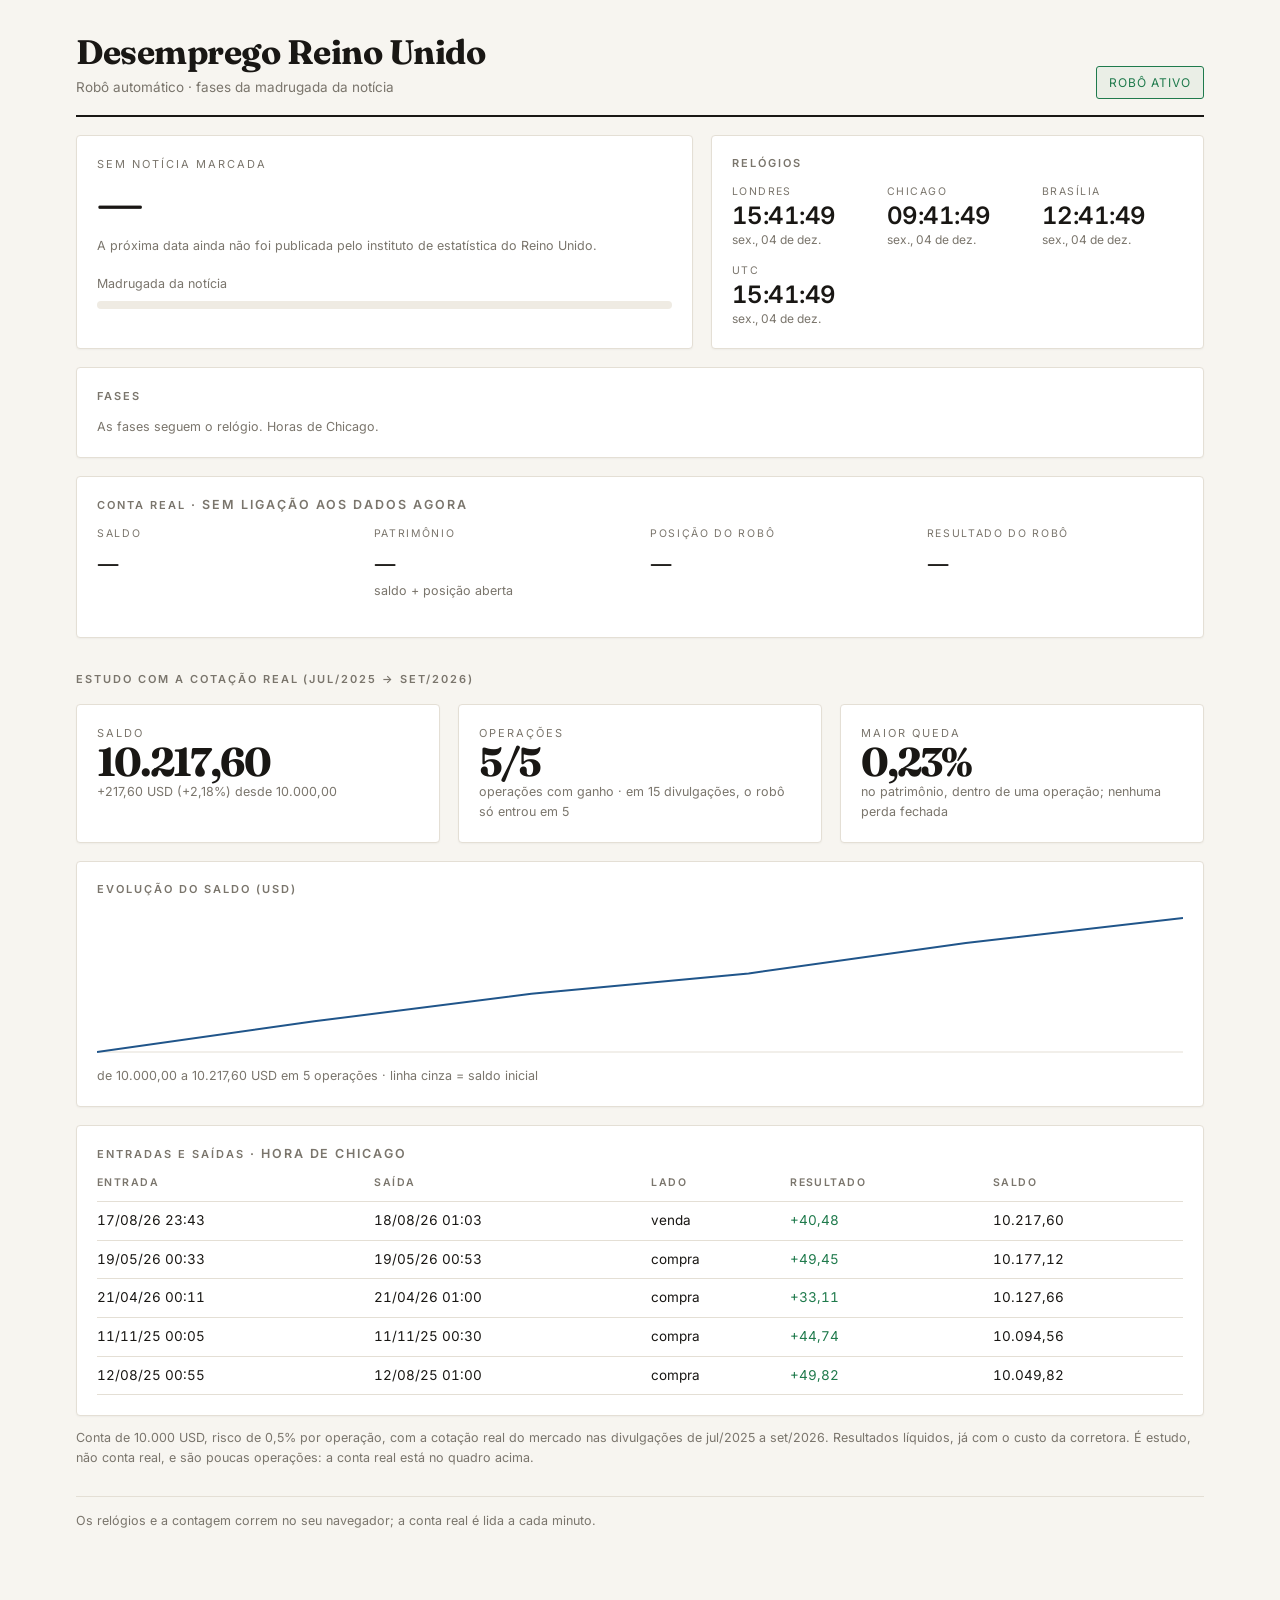
<file: desemprego-uk/index.html>
<!doctype html>
<html lang="pt">
<head>
<meta charset="utf-8">
<meta name="viewport" content="width=device-width, initial-scale=1">
<title>Desemprego Reino Unido</title>
<link rel="preconnect" href="https://fonts.googleapis.com">
<link href="https://fonts.googleapis.com/css2?family=Fraunces:opsz,wght@9..144,600;9..144,700&family=Inter:wght@400;500;600&display=swap" rel="stylesheet">
<link rel="stylesheet" href="estilo.css">
</head>
<body>
<div class="env">

  <div class="cab">
    <div>
      <h1>Desemprego Reino Unido</h1>
      <div class="sub">Robô automático · fases da madrugada da notícia</div>
    </div>
    <div class="selo-saude" id="selo">Robô ativo</div>
  </div>

  <div class="gr g2">
    <div class="cx">
      <div class="rot" id="conta-rot">—</div>
      <div class="conta-n" id="conta">—</div>
      <div class="sub" id="conta-quando" style="margin-top:6px"></div>
      <div style="margin-top:18px">
        <div style="display:flex;justify-content:space-between" class="sub">
          <span>Madrugada da notícia</span><span id="barra-lado"></span></div>
        <div class="barra o"><i id="barra-dia" style="width:0%"></i></div>
      </div>
      <div class="sub" style="margin-top:14px" id="proximos"></div>
    </div>
    <div class="cx">
      <h2>Relógios</h2>
      <div class="rel" id="relogios"></div>
    </div>
  </div>

  <div class="gr">
    <div class="cx larga">
      <h2>Fases <span class="sub" id="etapas-dia"></span></h2>
      <div id="etapas"></div>
      <div class="sub" style="margin-top:10px">As fases seguem o relógio. Horas de Chicago.</div>
    </div>
  </div>

  <div class="gr">
    <div class="cx larga">
      <h2>Conta real <span class="sub" id="r-estado">· a ligar…</span></h2>
      <div class="dinh">
        <div><div class="k">Saldo</div><div class="n" id="r-saldo">—</div><div class="u" id="r-saldo-u"></div></div>
        <div><div class="k">Patrimônio</div><div class="n" id="r-patr">—</div><div class="u">saldo + posição aberta</div></div>
        <div><div class="k">Posição do robô</div><div class="n" id="r-pos">—</div><div class="u" id="r-pos-u"></div></div>
        <div><div class="k">Resultado do robô</div><div class="n" id="r-acum">—</div><div class="u" id="r-acum-u"></div></div>
      </div>
      <div class="rolo" style="margin-top:16px"><table id="r-ops"></table></div>
    </div>
  </div>

  <h2 style="margin:34px 0 0">Estudo com a cotação real (jul/2025 → set/2026)</h2>

  <div class="gr g3">
    <div class="cx"><div class="rot">Saldo</div><div class="conta-n" id="c-saldo" style="font-size:40px">—</div><div class="sub" id="c-saldo-o"></div></div>
    <div class="cx"><div class="rot">Operações</div><div class="conta-n" id="c-ops" style="font-size:40px">—</div><div class="sub" id="c-ops-o"></div></div>
    <div class="cx"><div class="rot">Maior queda</div><div class="conta-n" id="c-dd" style="font-size:40px">—</div><div class="sub" id="c-dd-o"></div></div>
  </div>

  <div class="gr">
    <div class="cx larga">
      <h2>Evolução do saldo (USD)</h2>
      <svg class="graf" id="graf" viewBox="0 0 300 150" preserveAspectRatio="none"></svg>
      <div class="sub" id="graf-nota" style="margin-top:6px"></div>
    </div>
    <div class="cx larga">
      <h2>Entradas e saídas <span class="sub">· hora de Chicago</span></h2>
      <div class="rolo"><table id="ops"></table></div>
    </div>
  </div>

  <div class="sub" style="margin-top:12px">Conta de 10.000 USD, risco de 0,5% por operação, com a cotação real do mercado nas divulgações de jul/2025 a set/2026. Resultados líquidos, já com o custo da corretora. É estudo, não conta real, e são poucas operações: a conta real está no quadro acima.</div>

  <div class="rodape">Os relógios e a contagem correm no seu navegador; a conta real é lida a cada minuto.</div>
</div>

<script src="estudo.js"></script>
<script>
const el = id => document.getElementById(id);
const LON = 'Europe/London', CHI = 'America/Chicago';
const DIAS = ['2026-10-20', '2026-11-17'];          // datas de Londres; o ONS ainda nao publicou dezembro
const dataBR = s => s.slice(8,10)+'/'+s.slice(5,7)+'/'+s.slice(0,4);

function zonaMs(fuso, dia, hh, mm){
  const [y,m,d] = dia.split('-').map(Number);
  let t = Date.UTC(y, m-1, d, hh, mm);
  for (let i=0;i<2;i++){
    const p = Object.fromEntries(new Intl.DateTimeFormat('en-US',{timeZone:fuso,hourCycle:'h23',
      year:'numeric',month:'2-digit',day:'2-digit',hour:'2-digit',minute:'2-digit'}).formatToParts(new Date(t))
      .map(x=>[x.type,x.value]));
    t += Date.UTC(y, m-1, d, hh, mm) - Date.UTC(+p.year, +p.month-1, +p.day, +p.hour, +p.minute);
  }
  return t;
}
function marcos(dia){
  const nt = zonaMs(LON, dia, 7, 0), h = 3600e3, min = 60e3;
  return {prep: nt-16*h, jan: nt-2*h, nt, fim: nt+241*min};
}
function dur(ms){
  let s = Math.max(0, Math.floor(ms/1000));
  const d=Math.floor(s/86400), h=Math.floor(s%86400/3600), m=Math.floor(s%3600/60), x=s%60;
  const p=n=>String(n).padStart(2,'0');
  return d>0 ? `${d}d ${p(h)}:${p(m)}:${p(x)}` : `${p(h)}:${p(m)}:${p(x)}`;
}
const fmt = (ms, fuso, opt) => new Intl.DateTimeFormat('pt-BR',Object.assign({timeZone:fuso},opt)).format(new Date(ms));
const hm = (ms, fuso) => fmt(ms, fuso, {hour:'2-digit',minute:'2-digit',hour12:false});

const RELOGIOS = [['Londres',LON],['Chicago',CHI],['Brasília','America/Sao_Paulo'],['UTC','UTC']];
function pintaRelogios(agora){
  el('relogios').innerHTML = RELOGIOS.map(([nome,f]) =>
    `<div><div class="c">${nome}</div><div class="h">${fmt(agora,f,{hour:'2-digit',minute:'2-digit',second:'2-digit',hour12:false})}</div>`
    + `<div class="d">${fmt(agora,f,{weekday:'short',day:'2-digit',month:'short'})}</div></div>`).join('');
}

function pinta(){
  const agora = Date.now();
  pintaRelogios(agora);
  const dia = DIAS.find(d => marcos(d).fim > agora);
  if (!dia){
    el('conta-rot').textContent = 'Sem notícia marcada'; el('conta').textContent = '—';
    el('conta-quando').textContent = 'A próxima data ainda não foi publicada pelo instituto de estatística do Reino Unido.';
    el('etapas').innerHTML = ''; return;
  }
  const M = marcos(dia);
  const F = [
    ['Aguardando', 'o robô espera a véspera da notícia', null, M.prep],
    ['Preparação', `o robô acompanha o mercado da véspera (desde ${hm(M.prep,CHI)})`, M.prep, M.jan],
    ['Janela de entrada', `${hm(M.jan,CHI)} → ${hm(M.nt,CHI)}: se o padrão se confirmar, o robô entra; senão, não opera`, M.jan, M.nt],
    ['Notícia e gestão', `sai o desemprego do Reino Unido (${hm(M.nt,CHI)}); a posição, se houver, é gerida pelo robô até ${hm(M.fim,CHI)}`, M.nt, M.fim],
    ['Encerrada', 'fim da madrugada', M.fim, null],
  ];
  const i = F.findIndex(([, , ini, fim]) => (ini===null || agora >= ini) && (fim===null || agora < fim));
  const prox = F[i+1];
  el('conta-rot').textContent = prox ? 'Falta para a fase ' + prox[0] : 'Madrugada encerrada';
  el('conta').textContent = prox ? dur(prox[2] - agora) : '—';
  el('conta-quando').textContent = 'Desemprego do Reino Unido de ' + fmt(M.nt, LON, {weekday:'long',day:'2-digit',month:'long',year:'numeric'})
    + ' · 07:00 Londres = ' + hm(M.nt,CHI) + ' Chicago = ' + hm(M.nt,'America/Sao_Paulo') + ' Brasília';
  const pct = Math.min(100, Math.max(0, (agora - M.prep)/(M.fim - M.prep)*100));
  el('barra-dia').style.width = pct + '%';
  el('barra-lado').textContent = pct>0 ? Math.round(pct)+'%' : 'ainda não começou';
  el('proximos').textContent = 'Próximas datas: ' + DIAS.filter(d => marcos(d).fim > agora).map(dataBR).join(' · ')
    + ' · dezembro ainda não publicado';
  el('etapas-dia').textContent = '· ' + dataBR(dia);
  el('etapas').innerHTML = F.map(([n,det],k) => {
    const cls = k<i ? 'et-feito' : k===i ? 'et-agora' : '';
    const selo = k<i ? 'feito' : k===i ? 'agora' : 'por vir';
    return `<div class="etapa ${cls}"><div class="nu">${k+1}</div><div><div class="nome">${n}</div><div class="det">${det}</div></div><div class="selo">${selo}</div></div>`;
  }).join('');
}

const n2 = v => (+v).toLocaleString('pt-BR',{minimumFractionDigits:2,maximumFractionDigits:2});
const sg = v => (v>0?'+':v<0?'−':'') + n2(Math.abs(v));
const cls = v => v>0 ? 'pos' : v<0 ? 'neg' : '';
const br = s => s.slice(8,10)+'/'+s.slice(5,7)+'/'+s.slice(2,4)+' '+s.slice(11);

// ------------------------------------------------ estudo
(function(){
  const C = ESTUDO, O = C.ops, fim = O[O.length-1].saldo, luc = fim - C.inicial;
  const ganhas = O.filter(o => o.usd > 0).length;
  el('c-saldo').textContent = n2(fim);
  el('c-saldo-o').textContent = `${sg(luc)} USD (${sg(luc/C.inicial*100)}%) desde ${n2(C.inicial)}`;
  el('c-ops').textContent = `${ganhas}/${O.length}`;
  el('c-ops-o').textContent = `operações com ganho · em ${C.noticias} divulgações, o robô só entrou em ${O.length}`;
  el('c-dd').textContent = n2(C.dd_patrimonio) + '%';
  el('c-dd-o').textContent = 'no patrimônio, dentro de uma operação; nenhuma perda fechada';

  const pts = [C.inicial].concat(O.map(o => o.saldo));
  const mn = Math.min(...pts), mx = Math.max(...pts), W=300, H=150, pad=8;
  const x = i => i/(pts.length-1)*W, y = v => H-pad - (v-mn)/(mx-mn||1)*(H-2*pad);
  el('graf').innerHTML = `<line x1="0" x2="${W}" y1="${y(C.inicial)}" y2="${y(C.inicial)}" stroke="#E4DFD5" stroke-width="1" vector-effect="non-scaling-stroke"/>`
    + `<polyline fill="none" stroke="#20558A" stroke-width="2" vector-effect="non-scaling-stroke" points="${pts.map((v,i)=>x(i)+','+y(v)).join(' ')}"/>`;
  el('graf-nota').textContent = `de ${n2(C.inicial)} a ${n2(fim)} USD em ${O.length} operações · linha cinza = saldo inicial`;

  el('ops').innerHTML = '<tr><th>Entrada</th><th>Saída</th><th>Lado</th><th>Resultado</th><th>Saldo</th></tr>'
    + O.slice().reverse().map(o => `<tr><td>${br(o.ent)}</td><td>${br(o.sai)}</td><td>${o.lado}</td>`
      + `<td class="${cls(o.usd)}">${sg(o.usd)}</td><td>${n2(o.saldo)}</td></tr>`).join('');
})();

// ------------------------------------------------ conta real (vigia na VPS -> MySQL -> Railway)
const URL_CONTA = 'https://dados-cpi-conta-production.up.railway.app/desemprego-uk.json';
async function contaReal(){
  let d;
  try { d = await (await fetch(URL_CONTA, {cache:'no-store'})).json(); }
  catch(e){ el('r-estado').textContent = '· sem ligação aos dados agora'; return; }
  if (d.erro){ el('r-estado').textContent = '· aguardando o primeiro sinal do vigia'; el('selo').textContent = 'Robô a ligar'; return; }
  const idade = (Date.now() - Date.parse(d.atualizado_utc))/60000;
  const vivo = idade < 10;
  if (d.aguardando){
    el('r-estado').textContent = vivo ? '· o vigia está ligado; aguardando o robô aparecer numa conta' : '· vigia sem sinal';
    el('selo').textContent = 'Robô a ligar'; return;
  }
  el('selo').textContent = 'Robô ativo';
  el('r-estado').textContent = vivo
    ? `· ao vivo, atualizado há ${Math.max(0,Math.round(idade))} min`
    : `· vigia sem sinal desde ${fmt(Date.parse(d.atualizado_utc),'America/Sao_Paulo',{day:'2-digit',month:'2-digit',hour:'2-digit',minute:'2-digit'})} (Brasília)`;
  el('r-saldo').textContent = n2(d.saldo); el('r-saldo-u').textContent = d.moeda + ' · a conta inteira';
  el('r-patr').textContent = n2(d.patrimonio);
  if (d.aberta){
    el('r-pos').innerHTML = `<span class="${cls(d.aberta.usd)}">${sg(d.aberta.usd)}</span>`;
    el('r-pos-u').textContent = `${d.aberta.lado} ${n2(d.aberta.lote)} lote desde ${d.aberta.ent.slice(11)} Chicago`;
  } else { el('r-pos').textContent = 'nenhuma'; el('r-pos-u').textContent = 'fora da janela da notícia, é o normal'; }
  const acum = d.ops.reduce((a,o)=>a+o.usd,0), g = d.ops.filter(o=>o.usd>0).length;
  el('r-acum').innerHTML = d.ops.length ? `<span class="${cls(acum)}">${sg(acum)}</span>` : '—';
  el('r-acum-u').textContent = d.ops.length ? `${g} de ${d.ops.length} com ganho, desde 19/10/2026` : 'ainda sem operação fechada';
  el('r-ops').innerHTML = d.ops.length
    ? '<tr><th>Entrada (Chicago)</th><th>Saída (Chicago)</th><th>Lado</th><th>Lote</th><th>Resultado</th></tr>'
      + d.ops.slice().reverse().map(o => `<tr><td>${br(o.ent)}</td><td>${br(o.sai)}</td><td>${o.lado}</td><td>${n2(o.lote)}</td><td class="${cls(o.usd)}">${sg(o.usd)}</td></tr>`).join('')
    : '';
}
contaReal(); setInterval(contaReal, 60000);
pinta(); setInterval(pinta, 1000);
</script>
</body>
</html>
</file>
<file: cpi-news-ftmo/estilo.css>
/* CPI News FTMO: mesma página da Crypto Funder, versão escura e mais arrojada. Nenhuma informação a mais. */
:root{
  --papel:#070B14; --cartao:#0F1626; --cartao2:#131C30; --tinta:#EAF0FA; --fraco:#8592AB; --linha:#1F2A40;
  --azul:#3B82F6; --ciano:#22D3EE; --verde:#34D399; --ocre:#FBBF24; --rubro:#F87171; --calma:#1A2338;
  --brilho:0 0 24px rgba(34,211,238,.35);
}
*{box-sizing:border-box}
html{background:var(--papel)}
body{margin:0;color:var(--tinta);font:15px/1.6 Inter,system-ui,-apple-system,Segoe UI,sans-serif;
  background:
    radial-gradient(900px 480px at 85% -10%, rgba(59,130,246,.22), transparent 60%),
    radial-gradient(700px 420px at -10% 10%, rgba(34,211,238,.12), transparent 60%),
    var(--papel);
  min-height:100vh}
.env{max-width:1160px;margin:0 auto;padding:34px 16px 80px}
h1{font:700 44px/1.02 "Space Grotesk",Inter,sans-serif;margin:0;letter-spacing:-1.5px;
  background:linear-gradient(92deg,#FFFFFF 0%,#A5F3FC 45%,#3B82F6 100%);
  -webkit-background-clip:text;background-clip:text;color:transparent}
@media(max-width:500px){h1{font-size:34px}}
h2{font:600 11px Inter,sans-serif;letter-spacing:.2em;text-transform:uppercase;color:var(--fraco);margin:0 0 14px}
.cab{padding-bottom:18px;display:flex;justify-content:space-between;align-items:flex-end;gap:16px;flex-wrap:wrap;
  border-bottom:1px solid var(--linha);position:relative}
.cab::after{content:"";position:absolute;left:0;bottom:-1px;width:180px;height:2px;
  background:linear-gradient(90deg,var(--ciano),transparent)}
.cab .sub{color:var(--fraco);font-size:13.5px;margin-top:8px}
.cx{background:linear-gradient(180deg,var(--cartao2),var(--cartao));border:1px solid var(--linha);border-radius:14px;
  padding:22px;min-width:0;box-shadow:0 10px 30px rgba(0,0,0,.35), inset 0 1px 0 rgba(255,255,255,.03)}
.gr{display:grid;gap:18px;margin-top:18px}
.g3{grid-template-columns:repeat(auto-fit,minmax(240px,1fr))}
.g2{grid-template-columns:1.25fr 1fr}
.larga{grid-column:1/-1}
@media(max-width:860px){.g2{grid-template-columns:1fr}}

.heroi{position:relative;overflow:hidden;border-color:rgba(34,211,238,.35)}
.heroi::before{content:"";position:absolute;inset:-40% -20% auto auto;width:340px;height:340px;border-radius:50%;
  background:radial-gradient(circle,rgba(34,211,238,.18),transparent 70%);pointer-events:none}

.conta-n{font:700 60px "Space Grotesk",Inter,sans-serif;letter-spacing:-2.5px;line-height:1;font-variant-numeric:tabular-nums}
.heroi .conta-n{color:#fff;text-shadow:var(--brilho)}
@media(max-width:500px){.conta-n{font-size:44px}}
.rot{font-size:11px;letter-spacing:.2em;text-transform:uppercase;color:var(--ciano)}
.barra{height:10px;background:var(--calma);border-radius:99px;overflow:hidden;margin-top:8px}
.barra i{display:block;height:100%;background:linear-gradient(90deg,var(--azul),var(--ciano));transition:width .4s;
  box-shadow:0 0 14px rgba(34,211,238,.6)}
.rel{display:grid;grid-template-columns:repeat(auto-fit,minmax(108px,1fr));gap:14px}
.rel .c{font-size:10.5px;letter-spacing:.16em;text-transform:uppercase;color:var(--fraco)}
.rel .h{font:600 26px "Space Grotesk",Inter,sans-serif;font-variant-numeric:tabular-nums;letter-spacing:-.5px}
.rel .d{font-size:12px;color:var(--fraco)}

.etapa{display:grid;grid-template-columns:34px 1fr auto;gap:12px;align-items:center;padding:12px 0}
.etapa+.etapa{border-top:1px solid var(--linha)}
.etapa .nu{width:28px;height:28px;border-radius:50%;display:grid;place-items:center;
  font:700 13px "Space Grotesk",sans-serif;color:var(--fraco);border:1px solid var(--linha)}
.etapa .nome{font-weight:600} .etapa .det{font-size:13px;color:var(--fraco)}
.etapa .selo{font-size:10.5px;letter-spacing:.16em;text-transform:uppercase;color:var(--fraco);white-space:nowrap}
.et-feito .nu{color:#06281D;background:var(--verde);border-color:var(--verde)}
.et-feito .selo{color:var(--verde)}
.et-agora{background:linear-gradient(90deg,rgba(34,211,238,.10),transparent);margin:0 -10px;padding-left:10px;padding-right:10px;
  border-radius:10px}
.et-agora .nu{color:#04202A;background:var(--ciano);border-color:var(--ciano);box-shadow:var(--brilho)}
.et-agora .selo{color:var(--ciano);font-weight:600}

.sub{color:var(--fraco);font-size:12.5px}
.selo-saude{display:flex;align-items:center;gap:9px;border:1px solid rgba(52,211,153,.5);color:var(--verde);border-radius:99px;
  padding:7px 14px;font-size:12px;letter-spacing:.1em;text-transform:uppercase;background:rgba(52,211,153,.08)}
.selo-saude::before{content:"";width:8px;height:8px;border-radius:50%;background:var(--verde);
  box-shadow:0 0 0 0 rgba(52,211,153,.7);animation:pulso 1.8s infinite}
@keyframes pulso{0%{box-shadow:0 0 0 0 rgba(52,211,153,.7)}70%{box-shadow:0 0 0 10px rgba(52,211,153,0)}100%{box-shadow:0 0 0 0 rgba(52,211,153,0)}}
@media(prefers-reduced-motion:reduce){.selo-saude::before{animation:none}}

.dinh{display:grid;grid-template-columns:repeat(auto-fit,minmax(150px,1fr));gap:20px}
.dinh>div{padding:14px 16px;border-radius:12px;background:rgba(255,255,255,.02);border:1px solid var(--linha)}
.dinh .k{font-size:10.5px;letter-spacing:.18em;text-transform:uppercase;color:var(--fraco)}
.dinh .n{font:700 28px "Space Grotesk",Inter,sans-serif;letter-spacing:-.8px;margin-top:4px;font-variant-numeric:tabular-nums}
.dinh .u{font-size:12.5px;color:var(--fraco);margin-top:2px}

.rolo{max-height:340px;overflow:auto}
table{width:100%;border-collapse:collapse;font-size:13.5px;font-variant-numeric:tabular-nums}
th{text-align:left;font-size:10.5px;letter-spacing:.16em;text-transform:uppercase;color:var(--fraco);
   font-weight:600;padding:0 10px 9px 0;border-bottom:1px solid var(--linha);position:sticky;top:0;background:var(--cartao)}
td{padding:9px 10px 9px 0;border-bottom:1px solid var(--linha);white-space:nowrap}
tr:hover td{background:rgba(34,211,238,.04)}
.pos{color:var(--verde)} .neg{color:var(--rubro)}
svg.graf{display:block;width:100%;height:170px}
.secao{font:700 22px "Space Grotesk",Inter,sans-serif;letter-spacing:-.5px;margin:40px 0 0;color:var(--tinta)}
.secao span{color:var(--fraco);font:500 13px Inter,sans-serif;letter-spacing:0;margin-left:8px}
.rodape{margin-top:28px;color:var(--fraco);font-size:12.5px;border-top:1px solid var(--linha);padding-top:14px}
</file>
<file: cpi-news/estilo.css>
:root{
  --papel:#F7F5F0; --cartao:#FFFFFF; --tinta:#191714; --fraco:#7A756C; --linha:#E4DFD5;
  --azul:#20558A; --verde:#1F7A4C; --ocre:#C2761A; --rubro:#B3392F; --calma:#EFEBE3;
}
*{box-sizing:border-box}
body{margin:0;background:var(--papel);color:var(--tinta);
     font:15px/1.6 Inter,system-ui,-apple-system,Segoe UI,sans-serif}
.env{max-width:1160px;margin:0 auto;padding:34px 16px 80px}
h1{font:700 34px/1.1 Fraunces,Georgia,serif;margin:0;letter-spacing:-.5px}
h2{font:600 11px Inter,sans-serif;letter-spacing:.18em;text-transform:uppercase;
   color:var(--fraco);margin:0 0 14px}
.cab{border-bottom:2px solid var(--tinta);padding-bottom:16px;display:flex;
  justify-content:space-between;align-items:flex-end;gap:16px;flex-wrap:wrap}
.cab .sub{color:var(--fraco);font-size:13.5px;margin-top:6px}
.cx{background:var(--cartao);border:1px solid var(--linha);border-radius:4px;padding:20px;
  box-shadow:0 1px 2px rgba(25,23,20,.04);min-width:0}
.gr{display:grid;gap:18px;margin-top:18px}
.g3{grid-template-columns:repeat(auto-fit,minmax(240px,1fr))}
.g2{grid-template-columns:1.25fr 1fr}
.larga{grid-column:1/-1}
@media(max-width:860px){.g2{grid-template-columns:1fr}}

.med{display:flex;gap:16px;align-items:center}
.med svg{width:104px;height:104px;flex:none}
.med .n{font:700 34px Fraunces,serif;line-height:1;font-variant-numeric:tabular-nums}
.med .r{font-size:11px;letter-spacing:.16em;text-transform:uppercase;color:var(--fraco);margin-top:4px}
.med .o{font-size:13px;color:var(--fraco);margin-top:6px}

.conta-n{font:700 56px Fraunces,serif;letter-spacing:-2px;line-height:1;font-variant-numeric:tabular-nums}
@media(max-width:500px){.conta-n{font-size:42px}}
.rot{font-size:11px;letter-spacing:.18em;text-transform:uppercase;color:var(--fraco)}
.barra{height:8px;background:var(--calma);border-radius:99px;overflow:hidden;margin-top:7px}
.barra i{display:block;height:100%;background:var(--azul);transition:width .4s}
.barra.o i{background:var(--ocre)}
.rel{display:grid;grid-template-columns:repeat(auto-fit,minmax(108px,1fr));gap:14px}
.rel .c{font-size:10.5px;letter-spacing:.14em;text-transform:uppercase;color:var(--fraco)}
.rel .h{font:600 24px Inter,sans-serif;font-variant-numeric:tabular-nums;letter-spacing:-.5px}
.rel .d{font-size:12px;color:var(--fraco)}

.etapa{display:grid;grid-template-columns:28px 1fr auto;gap:12px;align-items:baseline;padding:11px 0}
.etapa+.etapa{border-top:1px solid var(--linha)}
.etapa .nu{font:700 15px Fraunces,serif;color:var(--fraco)}
.etapa .nome{font-weight:600} .etapa .det{font-size:13px;color:var(--fraco)}
.etapa .selo{font-size:10.5px;letter-spacing:.14em;text-transform:uppercase;color:var(--fraco);white-space:nowrap}
.et-feito .nu,.et-feito .selo{color:var(--verde)}
.et-agora{background:linear-gradient(90deg,rgba(194,118,26,.07),transparent);
  margin:0 -8px;padding-left:8px;padding-right:8px}
.et-agora .nu{color:var(--ocre)} .et-agora .selo{color:var(--ocre);font-weight:600}

.val{display:grid;grid-template-columns:12px 1fr auto;gap:11px;align-items:baseline;padding:9px 0}
.val+.val{border-top:1px solid var(--linha)}
.val .pt{width:9px;height:9px;border-radius:50%;background:var(--verde);transform:translateY(-1px)}
.val.aviso .pt{background:var(--ocre)}
.val .rt{font-weight:600;font-size:14px}
.val .aj{font-size:12.5px;color:var(--fraco)}
.val .vl{font-size:13.5px;color:var(--fraco);text-align:right;white-space:nowrap}
.sub{color:var(--fraco);font-size:12.5px}
.pastilha{font-size:10.5px;padding:2px 9px;border-radius:99px;border:1px solid var(--linha);
  color:var(--fraco);white-space:nowrap}
.pastilha.ok{border-color:var(--verde);color:var(--verde);background:rgba(31,122,76,.06)}
.pastilha.aviso{border-color:var(--ocre);color:var(--ocre);background:rgba(194,118,26,.06)}
.pastilha.alarme{border-color:var(--rubro);color:var(--rubro);background:rgba(179,57,47,.06)}
.selo-saude{border:1px solid var(--verde);color:var(--verde);border-radius:3px;padding:6px 12px;
  font-size:12px;letter-spacing:.08em;text-transform:uppercase;background:rgba(31,122,76,.06)}

.fx{display:grid;grid-template-columns:repeat(auto-fit,minmax(200px,1fr));gap:22px}
.fx-c+.fx-c{border-left:1px solid var(--linha);padding-left:22px}
.fx-c .k{font-size:10.5px;letter-spacing:.16em;text-transform:uppercase;color:var(--fraco)}
.fx-n{font:700 25px Fraunces,Georgia,serif;letter-spacing:-.7px;margin:5px 0 8px;
  font-variant-numeric:tabular-nums;line-height:1}
.fx-c .u{font-size:12px;color:var(--fraco);margin-top:7px;line-height:1.45}
.fx-fim .fx-n{color:var(--azul)}
@media(max-width:700px){.fx-c+.fx-c{border-left:0;padding-left:0;border-top:1px solid var(--linha);padding-top:16px}}

.calc{display:flex;gap:10px;align-items:center;flex-wrap:wrap;margin-bottom:16px}
.calc input{font:600 20px Inter,sans-serif;width:150px;padding:6px 10px;border:1px solid var(--linha);
  border-radius:4px;background:var(--papel);color:var(--tinta);font-variant-numeric:tabular-nums}
.calc button{font:600 12px Inter,sans-serif;background:transparent;border:1px solid var(--linha);
  border-radius:99px;padding:5px 12px;cursor:pointer;color:var(--fraco)}
.calc button:hover{border-color:var(--azul);color:var(--azul)}
.dinh{display:grid;grid-template-columns:repeat(auto-fit,minmax(150px,1fr));gap:20px}
.dinh .k{font-size:10.5px;letter-spacing:.16em;text-transform:uppercase;color:var(--fraco)}
.dinh .n{font:700 26px Fraunces,Georgia,serif;letter-spacing:-.8px;margin-top:4px;font-variant-numeric:tabular-nums}
.dinh .u{font-size:12.5px;color:var(--fraco);margin-top:2px}

.rolo{max-height:340px;overflow:auto}
table{width:100%;border-collapse:collapse;font-size:13.5px;font-variant-numeric:tabular-nums}
th{text-align:left;font-size:10.5px;letter-spacing:.14em;text-transform:uppercase;color:var(--fraco);
   font-weight:600;padding:0 10px 9px 0;border-bottom:1px solid var(--linha);
   position:sticky;top:0;background:var(--cartao)}
td{padding:8px 10px 8px 0;border-bottom:1px solid var(--linha);white-space:nowrap}
.pos{color:var(--verde)} .neg{color:var(--rubro)}
svg.graf{display:block;width:100%;height:150px}

.leitura{background:#FFFDF8;border-left:3px solid var(--ocre)}
.leitura p{font:600 17px/1.65 Fraunces,Georgia,serif;margin:0 0 10px;letter-spacing:-.2px}
.leitura p:last-child{margin-bottom:0}
.rodape{margin-top:28px;color:var(--fraco);font-size:12.5px;border-top:1px solid var(--linha);padding-top:14px}
</file>
<file: desemprego-uk/estilo.css>
:root{
  --papel:#F7F5F0; --cartao:#FFFFFF; --tinta:#191714; --fraco:#7A756C; --linha:#E4DFD5;
  --azul:#20558A; --verde:#1F7A4C; --ocre:#C2761A; --rubro:#B3392F; --calma:#EFEBE3;
}
*{box-sizing:border-box}
body{margin:0;background:var(--papel);color:var(--tinta);
     font:15px/1.6 Inter,system-ui,-apple-system,Segoe UI,sans-serif}
.env{max-width:1160px;margin:0 auto;padding:34px 16px 80px}
h1{font:700 34px/1.1 Fraunces,Georgia,serif;margin:0;letter-spacing:-.5px}
h2{font:600 11px Inter,sans-serif;letter-spacing:.18em;text-transform:uppercase;
   color:var(--fraco);margin:0 0 14px}
.cab{border-bottom:2px solid var(--tinta);padding-bottom:16px;display:flex;
  justify-content:space-between;align-items:flex-end;gap:16px;flex-wrap:wrap}
.cab .sub{color:var(--fraco);font-size:13.5px;margin-top:6px}
.cx{background:var(--cartao);border:1px solid var(--linha);border-radius:4px;padding:20px;
  box-shadow:0 1px 2px rgba(25,23,20,.04);min-width:0}
.gr{display:grid;gap:18px;margin-top:18px}
.g3{grid-template-columns:repeat(auto-fit,minmax(240px,1fr))}
.g2{grid-template-columns:1.25fr 1fr}
.larga{grid-column:1/-1}
@media(max-width:860px){.g2{grid-template-columns:1fr}}

.med{display:flex;gap:16px;align-items:center}
.med svg{width:104px;height:104px;flex:none}
.med .n{font:700 34px Fraunces,serif;line-height:1;font-variant-numeric:tabular-nums}
.med .r{font-size:11px;letter-spacing:.16em;text-transform:uppercase;color:var(--fraco);margin-top:4px}
.med .o{font-size:13px;color:var(--fraco);margin-top:6px}

.conta-n{font:700 56px Fraunces,serif;letter-spacing:-2px;line-height:1;font-variant-numeric:tabular-nums}
@media(max-width:500px){.conta-n{font-size:42px}}
.rot{font-size:11px;letter-spacing:.18em;text-transform:uppercase;color:var(--fraco)}
.barra{height:8px;background:var(--calma);border-radius:99px;overflow:hidden;margin-top:7px}
.barra i{display:block;height:100%;background:var(--azul);transition:width .4s}
.barra.o i{background:var(--ocre)}
.rel{display:grid;grid-template-columns:repeat(auto-fit,minmax(108px,1fr));gap:14px}
.rel .c{font-size:10.5px;letter-spacing:.14em;text-transform:uppercase;color:var(--fraco)}
.rel .h{font:600 24px Inter,sans-serif;font-variant-numeric:tabular-nums;letter-spacing:-.5px}
.rel .d{font-size:12px;color:var(--fraco)}

.etapa{display:grid;grid-template-columns:28px 1fr auto;gap:12px;align-items:baseline;padding:11px 0}
.etapa+.etapa{border-top:1px solid var(--linha)}
.etapa .nu{font:700 15px Fraunces,serif;color:var(--fraco)}
.etapa .nome{font-weight:600} .etapa .det{font-size:13px;color:var(--fraco)}
.etapa .selo{font-size:10.5px;letter-spacing:.14em;text-transform:uppercase;color:var(--fraco);white-space:nowrap}
.et-feito .nu,.et-feito .selo{color:var(--verde)}
.et-agora{background:linear-gradient(90deg,rgba(194,118,26,.07),transparent);
  margin:0 -8px;padding-left:8px;padding-right:8px}
.et-agora .nu{color:var(--ocre)} .et-agora .selo{color:var(--ocre);font-weight:600}

.val{display:grid;grid-template-columns:12px 1fr auto;gap:11px;align-items:baseline;padding:9px 0}
.val+.val{border-top:1px solid var(--linha)}
.val .pt{width:9px;height:9px;border-radius:50%;background:var(--verde);transform:translateY(-1px)}
.val.aviso .pt{background:var(--ocre)}
.val .rt{font-weight:600;font-size:14px}
.val .aj{font-size:12.5px;color:var(--fraco)}
.val .vl{font-size:13.5px;color:var(--fraco);text-align:right;white-space:nowrap}
.sub{color:var(--fraco);font-size:12.5px}
.pastilha{font-size:10.5px;padding:2px 9px;border-radius:99px;border:1px solid var(--linha);
  color:var(--fraco);white-space:nowrap}
.pastilha.ok{border-color:var(--verde);color:var(--verde);background:rgba(31,122,76,.06)}
.pastilha.aviso{border-color:var(--ocre);color:var(--ocre);background:rgba(194,118,26,.06)}
.pastilha.alarme{border-color:var(--rubro);color:var(--rubro);background:rgba(179,57,47,.06)}
.selo-saude{border:1px solid var(--verde);color:var(--verde);border-radius:3px;padding:6px 12px;
  font-size:12px;letter-spacing:.08em;text-transform:uppercase;background:rgba(31,122,76,.06)}

.fx{display:grid;grid-template-columns:repeat(auto-fit,minmax(200px,1fr));gap:22px}
.fx-c+.fx-c{border-left:1px solid var(--linha);padding-left:22px}
.fx-c .k{font-size:10.5px;letter-spacing:.16em;text-transform:uppercase;color:var(--fraco)}
.fx-n{font:700 25px Fraunces,Georgia,serif;letter-spacing:-.7px;margin:5px 0 8px;
  font-variant-numeric:tabular-nums;line-height:1}
.fx-c .u{font-size:12px;color:var(--fraco);margin-top:7px;line-height:1.45}
.fx-fim .fx-n{color:var(--azul)}
@media(max-width:700px){.fx-c+.fx-c{border-left:0;padding-left:0;border-top:1px solid var(--linha);padding-top:16px}}

.calc{display:flex;gap:10px;align-items:center;flex-wrap:wrap;margin-bottom:16px}
.calc input{font:600 20px Inter,sans-serif;width:150px;padding:6px 10px;border:1px solid var(--linha);
  border-radius:4px;background:var(--papel);color:var(--tinta);font-variant-numeric:tabular-nums}
.calc button{font:600 12px Inter,sans-serif;background:transparent;border:1px solid var(--linha);
  border-radius:99px;padding:5px 12px;cursor:pointer;color:var(--fraco)}
.calc button:hover{border-color:var(--azul);color:var(--azul)}
.dinh{display:grid;grid-template-columns:repeat(auto-fit,minmax(150px,1fr));gap:20px}
.dinh .k{font-size:10.5px;letter-spacing:.16em;text-transform:uppercase;color:var(--fraco)}
.dinh .n{font:700 26px Fraunces,Georgia,serif;letter-spacing:-.8px;margin-top:4px;font-variant-numeric:tabular-nums}
.dinh .u{font-size:12.5px;color:var(--fraco);margin-top:2px}

.rolo{max-height:340px;overflow:auto}
table{width:100%;border-collapse:collapse;font-size:13.5px;font-variant-numeric:tabular-nums}
th{text-align:left;font-size:10.5px;letter-spacing:.14em;text-transform:uppercase;color:var(--fraco);
   font-weight:600;padding:0 10px 9px 0;border-bottom:1px solid var(--linha);
   position:sticky;top:0;background:var(--cartao)}
td{padding:8px 10px 8px 0;border-bottom:1px solid var(--linha);white-space:nowrap}
.pos{color:var(--verde)} .neg{color:var(--rubro)}
svg.graf{display:block;width:100%;height:150px}

.leitura{background:#FFFDF8;border-left:3px solid var(--ocre)}
.leitura p{font:600 17px/1.65 Fraunces,Georgia,serif;margin:0 0 10px;letter-spacing:-.2px}
.leitura p:last-child{margin-bottom:0}
.rodape{margin-top:28px;color:var(--fraco);font-size:12.5px;border-top:1px solid var(--linha);padding-top:14px}
</file>
